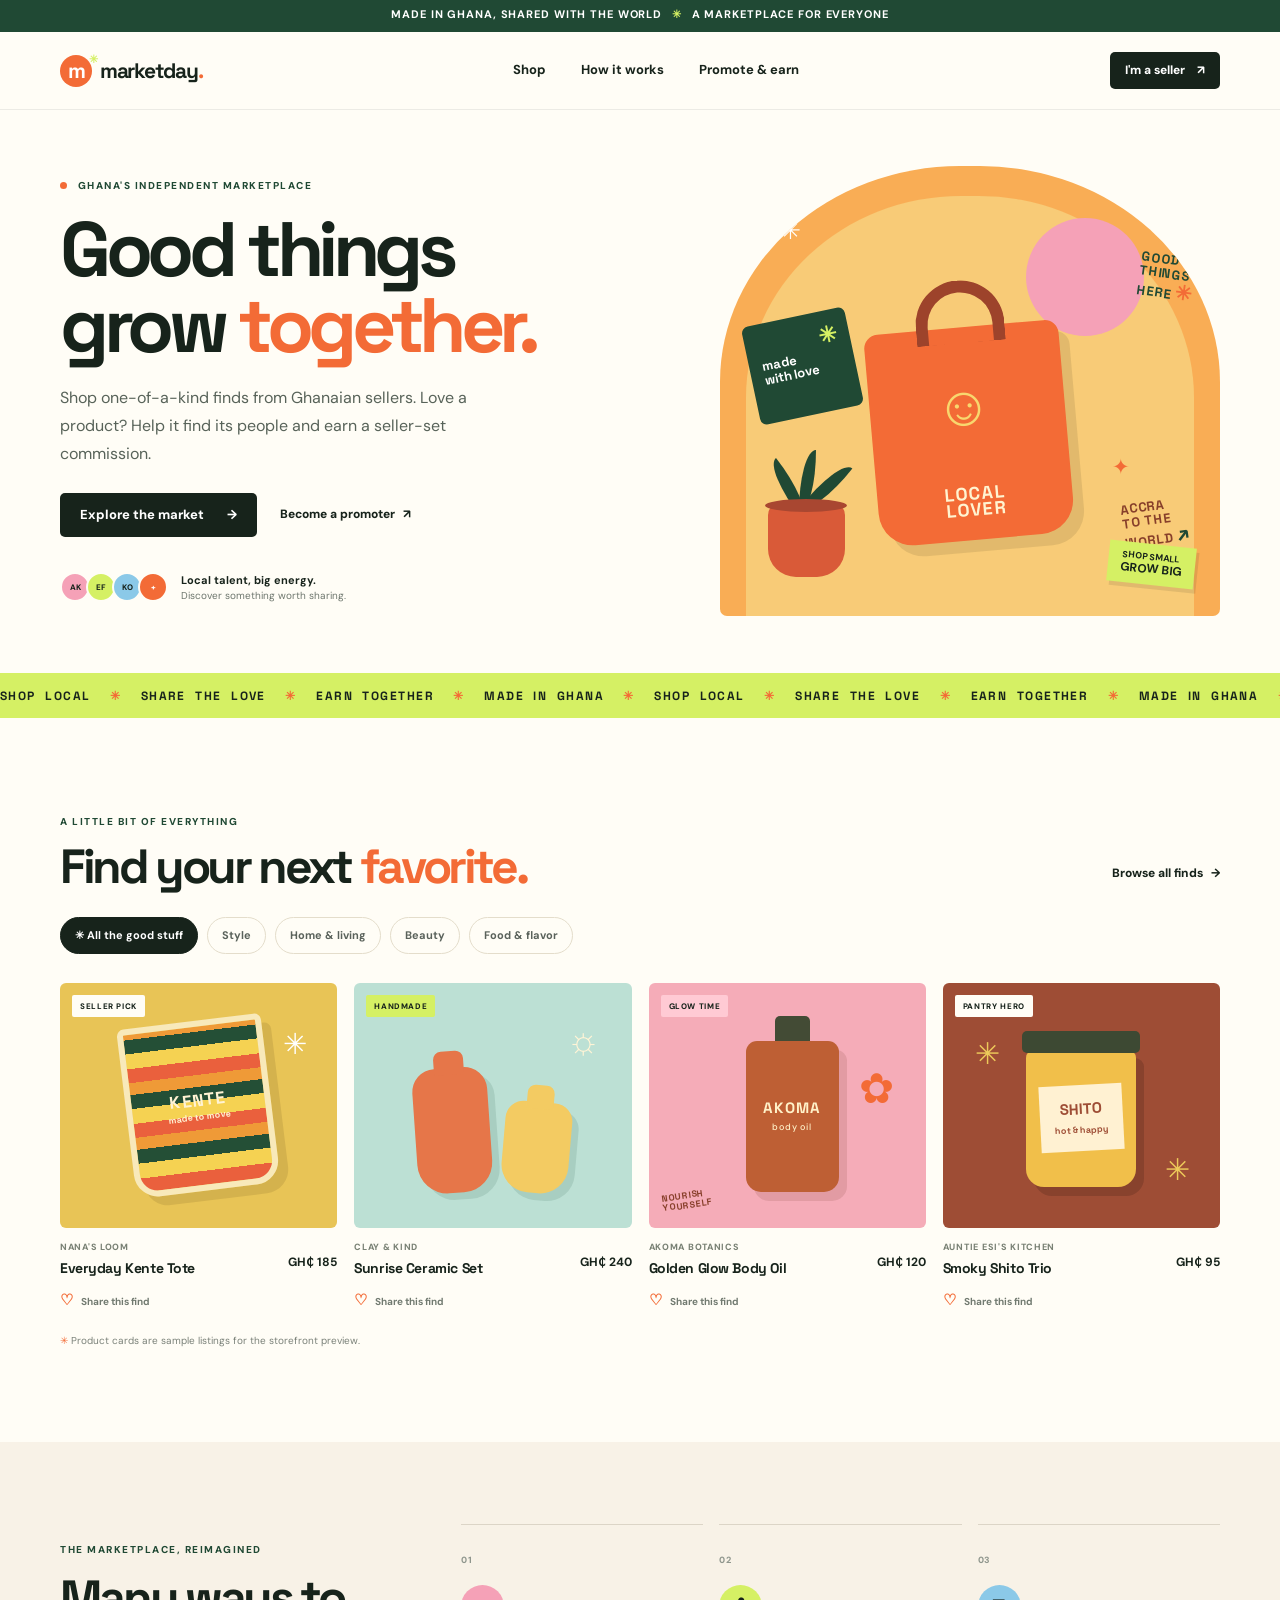
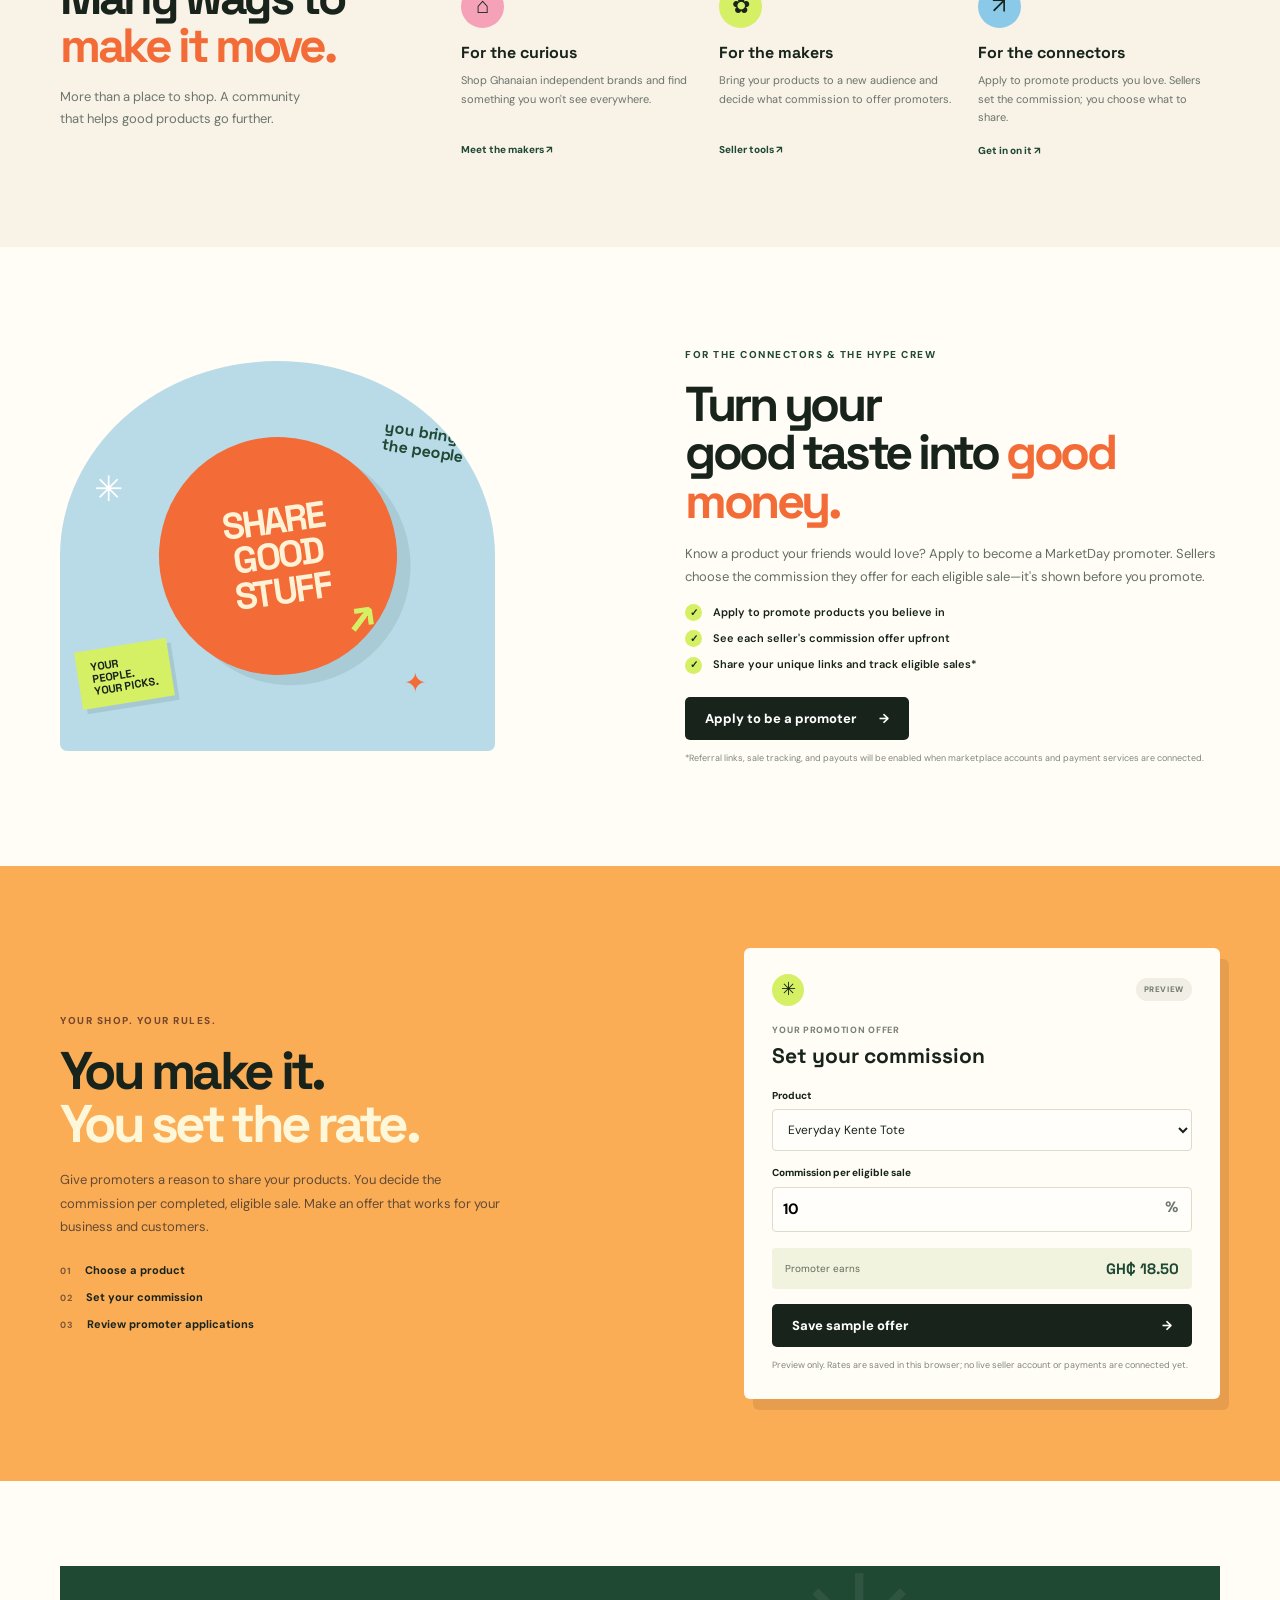
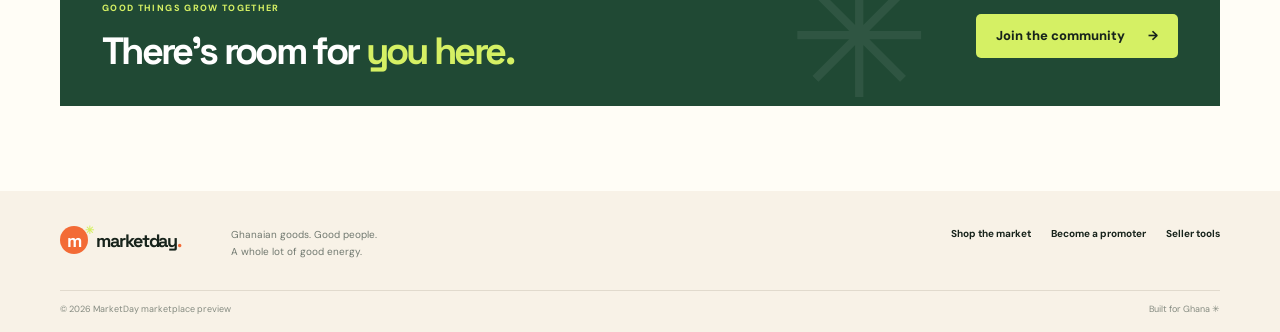
<file: index.html>
<!doctype html>
<html lang="en">
<head>
  <meta charset="utf-8">
  <meta name="viewport" content="width=device-width, initial-scale=1">
  <meta name="theme-color" content="#fbf2df">
  <meta name="description" content="Discover Ghanaian makers, shop independent brands, and earn by promoting products you love.">
  <title>MarketDay — Ghana shops, shared success</title>
  <link rel="preconnect" href="https://fonts.googleapis.com">
  <link rel="preconnect" href="https://fonts.gstatic.com" crossorigin>
  <link href="https://fonts.googleapis.com/css2?family=DM+Sans:wght@400;500;600;700;800&family=Space+Grotesk:wght@500;600;700&display=swap" rel="stylesheet">
  <link rel="stylesheet" href="styles.css">
</head>
<body>
  <div class="announcement">Made in Ghana, shared with the world <span aria-hidden="true">✳</span> A marketplace for everyone</div>
  <header class="site-header">
    <a class="brand" href="#home" aria-label="MarketDay home"><span class="brand-mark">m<span>✳</span></span><span>marketday<span class="brand-dot">.</span></span></a>
    <nav class="main-nav" aria-label="Main navigation">
      <a href="#shops">Shop</a><a href="#how-it-works">How it works</a><a href="#promoters">Promote & earn</a>
    </nav>
    <a class="button button-dark header-cta" href="#seller-tools">I'm a seller <span aria-hidden="true">↗</span></a>
  </header>

  <main id="home">
    <section class="hero page-wrap">
      <div class="hero-copy">
        <p class="eyebrow"><span class="eyebrow-dot"></span> GHANA'S INDEPENDENT MARKETPLACE</p>
        <h1>Good things<br>grow <span>together.</span></h1>
        <p class="hero-intro">Shop one-of-a-kind finds from Ghanaian sellers. Love a product? Help it find its people and earn a seller-set commission.</p>
        <div class="hero-actions"><a class="button button-dark" href="#shops">Explore the market <span aria-hidden="true">→</span></a><a class="text-link" href="#promoters">Become a promoter <span aria-hidden="true">↗</span></a></div>
        <div class="hero-proof"><div class="avatar-stack" aria-hidden="true"><span>AK</span><span>EF</span><span>KO</span><span>+</span></div><p><strong>Local talent, big energy.</strong><br>Discover something worth sharing.</p></div>
      </div>
      <div class="hero-art" aria-label="Colorful illustration of Ghanaian marketplace products">
        <div class="art-sun"></div><div class="art-note note-one">GOOD<br>THINGS<br>HERE <span>✳</span></div>
        <div class="art-card card-orange"><span class="card-spark">✳</span><span>made<br>with love</span></div>
        <div class="art-bag"><div class="bag-handle"></div><div class="bag-face">☺</div><div class="bag-label">LOCAL<br>LOVER</div></div>
        <div class="art-pot"><div class="pot-leaf leaf-a"></div><div class="pot-leaf leaf-b"></div><div class="pot-leaf leaf-c"></div><div class="pot-body"></div></div>
        <div class="art-note note-two">ACCRA<br>TO THE<br>WORLD <span>↗</span></div>
        <div class="floating-tag">SHOP SMALL<br><b>GROW BIG</b></div>
        <span class="art-star star-one">✳</span><span class="art-star star-two">✦</span>
      </div>
    </section>

    <section class="ticker" aria-label="Marketplace values"><div>SHOP LOCAL <span>✳</span> SHARE THE LOVE <span>✳</span> EARN TOGETHER <span>✳</span> MADE IN GHANA <span>✳</span> SHOP LOCAL <span>✳</span> SHARE THE LOVE <span>✳</span> EARN TOGETHER <span>✳</span> MADE IN GHANA <span>✳</span></div></section>

    <section class="market-section page-wrap" id="shops">
      <div class="section-heading"><div><p class="eyebrow">A LITTLE BIT OF EVERYTHING</p><h2>Find your next <span>favorite.</span></h2></div><a class="text-link desktop-link" href="#shops">Browse all finds <span aria-hidden="true">→</span></a></div>
      <div class="category-row" aria-label="Filter products">
        <button class="category active" data-filter="all">✳ All the good stuff</button><button class="category" data-filter="style">Style</button><button class="category" data-filter="home">Home & living</button><button class="category" data-filter="beauty">Beauty</button><button class="category" data-filter="food">Food & flavor</button>
      </div>
      <div class="product-grid" id="product-grid">
        <article class="product-card" data-category="style"><div class="product-image image-kente"><span class="product-badge">SELLER PICK</span><div class="fabric-art">KENTE<br><small>made to move</small></div><span class="image-spark">✳</span></div><div class="product-meta"><div><p class="shop-name">Nana's Loom</p><h3>Everyday Kente Tote</h3></div><strong>GH₵ 185</strong></div><button class="share-product" data-product="Everyday Kente Tote" data-seller="Nana's Loom">♡ <span>Share this find</span></button></article>
        <article class="product-card" data-category="home"><div class="product-image image-ceramic"><span class="product-badge badge-lime">HANDMADE</span><div class="vase vase-one"></div><div class="vase vase-two"></div><span class="ceramic-sun">☼</span></div><div class="product-meta"><div><p class="shop-name">Clay & Kind</p><h3>Sunrise Ceramic Set</h3></div><strong>GH₵ 240</strong></div><button class="share-product" data-product="Sunrise Ceramic Set" data-seller="Clay & Kind">♡ <span>Share this find</span></button></article>
        <article class="product-card" data-category="beauty"><div class="product-image image-body"><span class="product-badge badge-pink">GLOW TIME</span><div class="bottle"><span>AKOMA<br><small>body oil</small></span></div><div class="body-flower">✿</div><span class="body-copy">NOURISH<br>YOURSELF</span></div><div class="product-meta"><div><p class="shop-name">Akoma Botanics</p><h3>Golden Glow Body Oil</h3></div><strong>GH₵ 120</strong></div><button class="share-product" data-product="Golden Glow Body Oil" data-seller="Akoma Botanics">♡ <span>Share this find</span></button></article>
        <article class="product-card" data-category="food"><div class="product-image image-spice"><span class="product-badge">PANTRY HERO</span><div class="spice-jar"><div class="jar-lid"></div><div class="jar-label">SHITO<br><small>hot & happy</small></div></div><span class="pepper pepper-one">✳</span><span class="pepper pepper-two">✳</span></div><div class="product-meta"><div><p class="shop-name">Auntie Esi's Kitchen</p><h3>Smoky Shito Trio</h3></div><strong>GH₵ 95</strong></div><button class="share-product" data-product="Smoky Shito Trio" data-seller="Auntie Esi's Kitchen">♡ <span>Share this find</span></button></article>
      </div>
      <p class="demo-note"><span>✳</span> Product cards are sample listings for the storefront preview.</p>
    </section>

    <section class="how-section" id="how-it-works"><div class="page-wrap how-inner"><div class="how-heading"><p class="eyebrow">THE MARKETPLACE, REIMAGINED</p><h2>Many ways to<br><span>make it move.</span></h2><p>More than a place to shop. A community that helps good products go further.</p></div><div class="steps"><article><span class="step-number">01</span><div class="step-icon icon-shop">⌂</div><h3>For the curious</h3><p>Shop Ghanaian independent brands and find something you won't see everywhere.</p><a href="#shops">Meet the makers ↗</a></article><article><span class="step-number">02</span><div class="step-icon icon-seller">✿</div><h3>For the makers</h3><p>Bring your products to a new audience and decide what commission to offer promoters.</p><a href="#seller-tools">Seller tools ↗</a></article><article><span class="step-number">03</span><div class="step-icon icon-promote">↗</div><h3>For the connectors</h3><p>Apply to promote products you love. Sellers set the commission; you choose what to share.</p><a href="#promoters">Get in on it ↗</a></article></div></div></section>

    <section class="promoter-section page-wrap" id="promoters">
      <div class="promoter-visual"><div class="promo-circle"><span>SHARE<br>GOOD<br>STUFF</span><b>↗</b></div><div class="promo-scribble">you bring<br>the people</div><span class="promo-spark">✳</span><span class="promo-star">✦</span><div class="promo-sticker">YOUR<br>PEOPLE.<br>YOUR PICKS.</div></div>
      <div class="promoter-copy"><p class="eyebrow">FOR THE CONNECTORS & THE HYPE CREW</p><h2>Turn your<br>good taste into <span>good money.</span></h2><p>Know a product your friends would love? Apply to become a MarketDay promoter. Sellers choose the commission they offer for each eligible sale—it's shown before you promote.</p><ul class="check-list"><li><span>✓</span> Apply to promote products you believe in</li><li><span>✓</span> See each seller's commission offer upfront</li><li><span>✓</span> Share your unique links and track eligible sales*</li></ul><button class="button button-dark" id="open-application">Apply to be a promoter <span aria-hidden="true">→</span></button><p class="fine-print">*Referral links, sale tracking, and payouts will be enabled when marketplace accounts and payment services are connected.</p></div>
    </section>

    <section class="seller-section" id="seller-tools"><div class="page-wrap seller-inner"><div class="seller-copy"><p class="eyebrow">YOUR SHOP. YOUR RULES.</p><h2>You make it.<br><span>You set the rate.</span></h2><p>Give promoters a reason to share your products. You decide the commission per completed, eligible sale. Make an offer that works for your business and customers.</p><div class="seller-points"><span>01 <b>Choose a product</b></span><span>02 <b>Set your commission</b></span><span>03 <b>Review promoter applications</b></span></div></div><div class="commission-card"><div class="commission-top"><span class="commission-icon">✳</span><span class="demo-pill">PREVIEW</span></div><p class="shop-name">YOUR PROMOTION OFFER</p><h3>Set your commission</h3><label for="commission-product">Product</label><select id="commission-product"><option>Everyday Kente Tote</option><option>Sunrise Ceramic Set</option><option>Golden Glow Body Oil</option><option>Smoky Shito Trio</option></select><label for="commission-rate">Commission per eligible sale</label><div class="rate-input"><input id="commission-rate" type="number" min="1" max="80" value="10" aria-label="Commission percentage"><span>%</span></div><div class="rate-summary"><span>Promoter earns</span><strong id="commission-summary">GH₵ 18.50</strong></div><button class="button button-dark save-offer" id="save-offer">Save sample offer <span aria-hidden="true">→</span></button><p class="fine-print">Preview only. Rates are saved in this browser; no live seller account or payments are connected yet.</p></div></div></section>

    <section class="community-cta page-wrap"><div><p class="eyebrow">GOOD THINGS GROW TOGETHER</p><h2>There's room for <span>you here.</span></h2></div><a class="button button-light" href="#promoters">Join the community <span aria-hidden="true">→</span></a><span class="cta-spark">✳</span></section>
  </main>

  <footer class="site-footer"><div class="footer-main"><a class="brand footer-brand" href="#home"><span class="brand-mark">m<span>✳</span></span><span>marketday<span class="brand-dot">.</span></span></a><p>Ghanaian goods. Good people.<br>A whole lot of good energy.</p><div class="footer-links"><a href="#shops">Shop the market</a><a href="#promoters">Become a promoter</a><a href="#seller-tools">Seller tools</a></div></div><div class="footer-bottom"><span>© 2026 MarketDay marketplace preview</span><span>Built for Ghana ✳</span></div></footer>

  <dialog id="application-dialog" class="application-dialog" aria-labelledby="application-title"><button class="dialog-close" id="close-application" aria-label="Close application">×</button><p class="eyebrow">COME HELP GOOD THINGS GROW</p><h2 id="application-title">Promoter application</h2><p class="dialog-intro">Tell us a little about yourself and how you like to share great finds.</p><form id="application-form"><label for="app-name">Your name</label><input id="app-name" name="name" autocomplete="name" required maxlength="80" placeholder="e.g. Ama Mensah"><label for="app-email">Email address</label><input id="app-email" name="email" type="email" autocomplete="email" required maxlength="120" placeholder="you@example.com"><label for="app-channel">Where do you share recommendations?</label><select id="app-channel" name="channel" required><option value="">Choose a channel</option><option>Instagram</option><option>TikTok</option><option>WhatsApp</option><option>YouTube</option><option>Blog or website</option><option>Community / in person</option><option>Other</option></select><label for="app-why">What kinds of products would you love to promote?</label><textarea id="app-why" name="why" rows="3" required maxlength="500" placeholder="Tell us what you enjoy sharing…"></textarea><p class="form-privacy">This preview stores your application in this browser only. It is not sent to MarketDay until a secure backend is connected.</p><button class="button button-dark form-submit" type="submit">Save application preview <span aria-hidden="true">→</span></button><p class="form-message" id="form-message" role="status" aria-live="polite"></p></form></dialog>
  <div class="toast" id="toast" role="status" aria-live="polite"></div>
  <script src="script.js"></script>
</body>
</html>
</file>
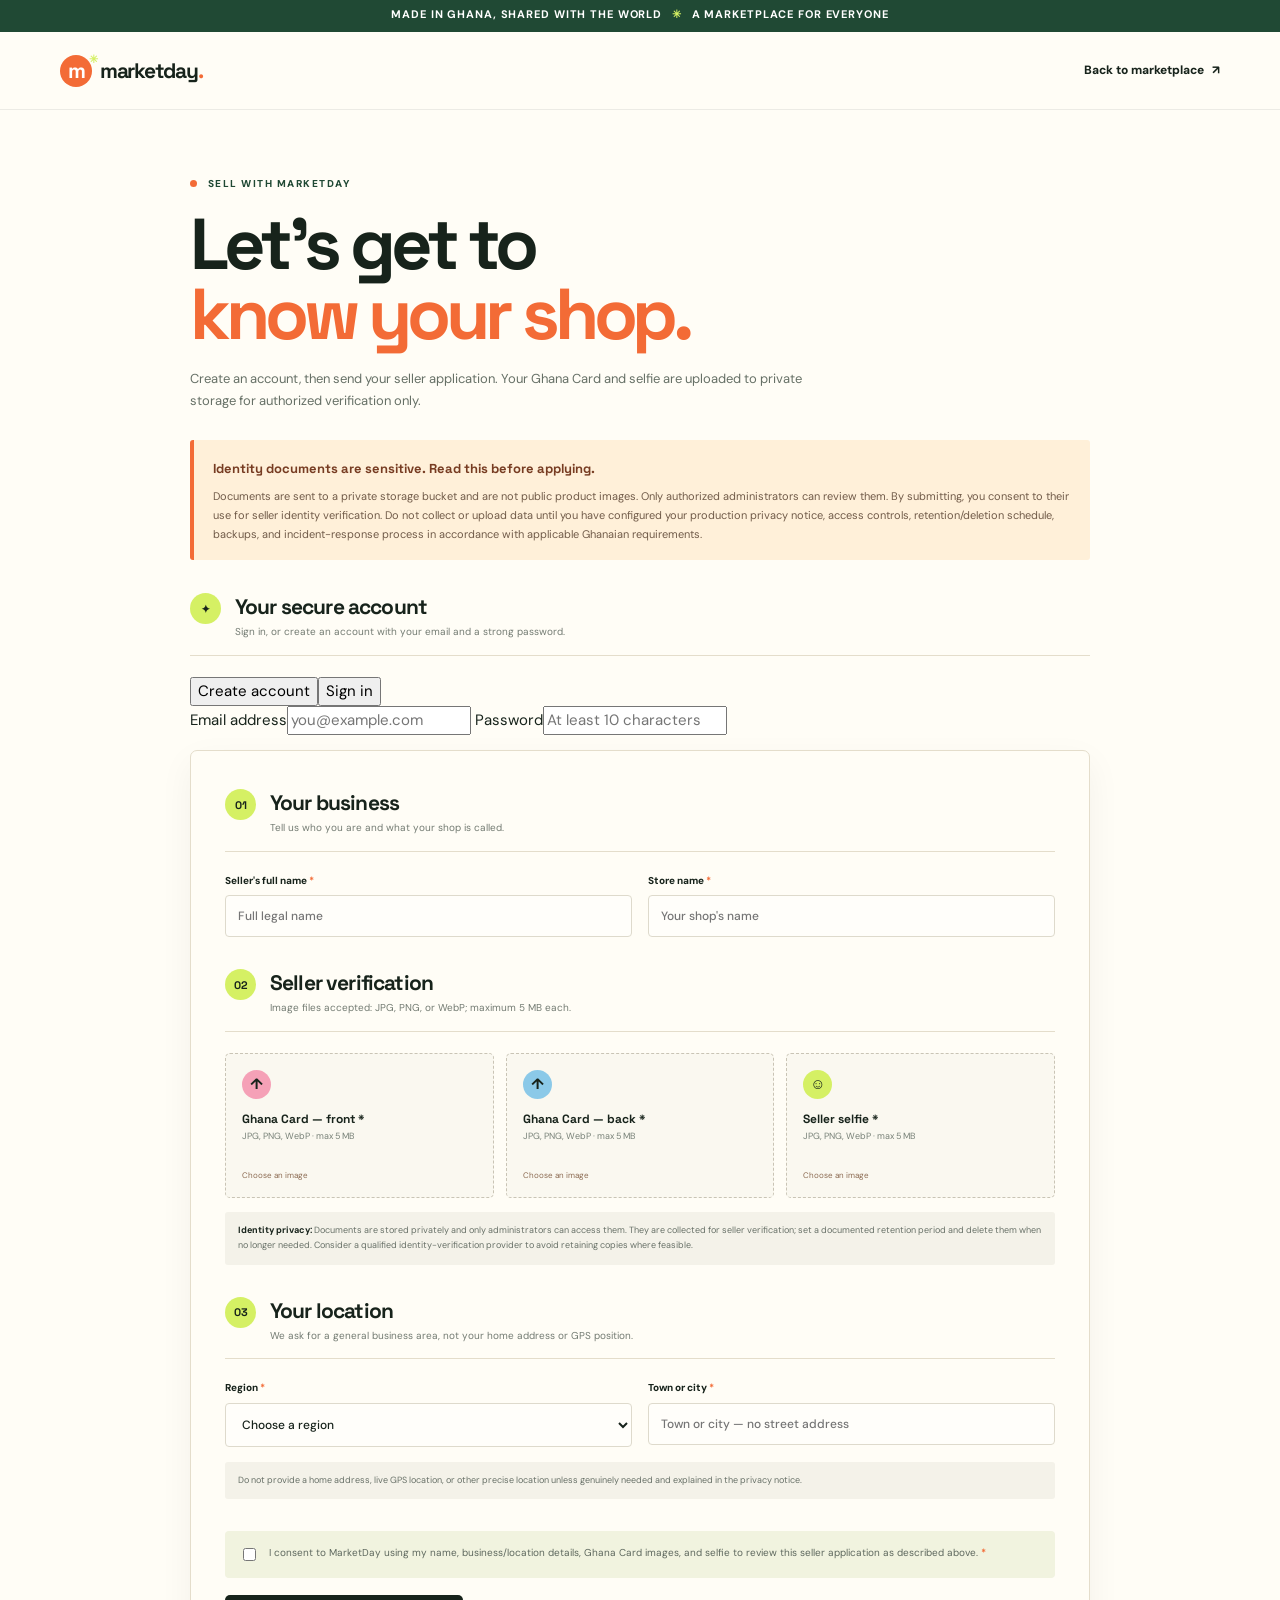
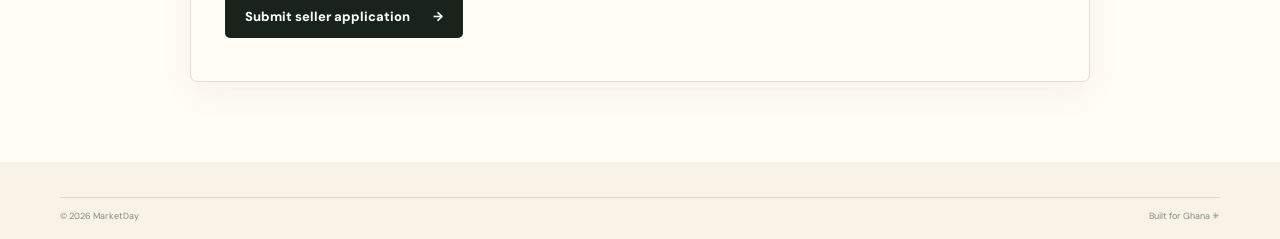
<file: seller-application.html>
<!doctype html>
<html lang="en">
<head>
  <meta charset="utf-8">
  <meta name="viewport" content="width=device-width, initial-scale=1">
  <meta name="theme-color" content="#fbf2df">
  <meta name="description" content="Apply to sell on MarketDay Ghana.">
  <title>Apply as a seller — MarketDay</title>
  <link rel="preconnect" href="https://fonts.googleapis.com">
  <link rel="preconnect" href="https://fonts.gstatic.com" crossorigin>
  <link href="https://fonts.googleapis.com/css2?family=DM+Sans:wght@400;500;600;700;800&family=Space+Grotesk:wght@500;600;700&display=swap" rel="stylesheet">
  <link rel="stylesheet" href="styles.css">
  <link rel="stylesheet" href="seller-application.css">
</head>
<body>
  <div class="announcement">Made in Ghana, shared with the world <span aria-hidden="true">✳</span> A marketplace for everyone</div>
  <header class="site-header">
    <a class="brand" href="index.html" aria-label="MarketDay home"><span class="brand-mark">m<span>✳</span></span><span>marketday<span class="brand-dot">.</span></span></a>
    <a class="text-link" href="index.html#seller-tools">Back to marketplace <span aria-hidden="true">↗</span></a>
  </header>
  <main class="seller-apply page-wrap">
    <div class="seller-apply-heading">
      <p class="eyebrow"><span class="eyebrow-dot"></span> SELL WITH MARKETDAY</p>
      <h1>Let's get to<br><span>know your shop.</span></h1>
      <p>Create an account, then send your seller application. Your Ghana Card and selfie are uploaded to private storage for authorized verification only.</p>
    </div>
    <aside class="privacy-warning" role="note">
      <strong>Identity documents are sensitive. Read this before applying.</strong>
      <p>Documents are sent to a private storage bucket and are not public product images. Only authorized administrators can review them. By submitting, you consent to their use for seller identity verification. Do not collect or upload data until you have configured your production privacy notice, access controls, retention/deletion schedule, backups, and incident-response process in accordance with applicable Ghanaian requirements.</p>
    </aside>
    <section class="account-panel" aria-labelledby="account-title">
      <div class="form-section-title"><span>✦</span><div><h2 id="account-title">Your secure account</h2><p>Sign in, or create an account with your email and a strong password.</p></div></div>
      <div class="account-mode" role="group" aria-label="Account action"><button type="button" class="mode-button active" data-mode="signup">Create account</button><button type="button" class="mode-button" data-mode="signin">Sign in</button></div>
      <label class="account-label" for="account-email">Email address<input id="account-email" type="email" autocomplete="email" required maxlength="254" placeholder="you@example.com"></label>
      <label class="account-label" for="account-password">Password<input id="account-password" type="password" autocomplete="new-password" required minlength="10" maxlength="128" placeholder="At least 10 characters"></label>
      <p class="account-status" id="account-status" role="status" aria-live="polite"></p>
    </section>
    <form class="seller-form" id="seller-application-form">
      <div class="form-section-title"><span>01</span><div><h2>Your business</h2><p>Tell us who you are and what your shop is called.</p></div></div>
      <div class="form-fields two-columns">
        <label for="seller-full-name">Seller's full name <span>*</span><input id="seller-full-name" name="fullName" required maxlength="120" autocomplete="name" placeholder="Full legal name"></label>
        <label for="seller-store-name">Store name <span>*</span><input id="seller-store-name" name="storeName" required maxlength="100" placeholder="Your shop's name"></label>
      </div>
      <div class="form-section-title"><span>02</span><div><h2>Seller verification</h2><p>Image files accepted: JPG, PNG, or WebP; maximum 5 MB each.</p></div></div>
      <div class="document-grid">
        <label class="upload-field" for="ghana-card-front"><span class="upload-icon">↑</span><strong>Ghana Card — front <span>*</span></strong><small>JPG, PNG, WebP · max 5 MB</small><input type="file" id="ghana-card-front" name="ghanaCardFront" accept="image/jpeg,image/png,image/webp" required><span class="upload-state" data-file-status="ghana-card-front">Choose an image</span></label>
        <label class="upload-field" for="ghana-card-back"><span class="upload-icon">↑</span><strong>Ghana Card — back <span>*</span></strong><small>JPG, PNG, WebP · max 5 MB</small><input type="file" id="ghana-card-back" name="ghanaCardBack" accept="image/jpeg,image/png,image/webp" required><span class="upload-state" data-file-status="ghana-card-back">Choose an image</span></label>
        <label class="upload-field" for="seller-selfie"><span class="upload-icon">☺</span><strong>Seller selfie <span>*</span></strong><small>JPG, PNG, WebP · max 5 MB</small><input type="file" id="seller-selfie" name="selfie" accept="image/jpeg,image/png,image/webp" required><span class="upload-state" data-file-status="seller-selfie">Choose an image</span></label>
      </div>
      <p class="data-minimization"><strong>Identity privacy:</strong> Documents are stored privately and only administrators can access them. They are collected for seller verification; set a documented retention period and delete them when no longer needed. Consider a qualified identity-verification provider to avoid retaining copies where feasible.</p>
      <div class="form-section-title location-title"><span>03</span><div><h2>Your location</h2><p>We ask for a general business area, not your home address or GPS position.</p></div></div>
      <div class="form-fields two-columns">
        <label for="seller-region">Region <span>*</span><select id="seller-region" name="region" required><option value="">Choose a region</option><option>Ahafo</option><option>Ashanti</option><option>Bono</option><option>Bono East</option><option>Central</option><option>Eastern</option><option>Greater Accra</option><option>North East</option><option>Northern</option><option>Oti</option><option>Savannah</option><option>Upper East</option><option>Upper West</option><option>Volta</option><option>Western</option><option>Western North</option></select></label>
        <label for="seller-town">Town or city <span>*</span><input id="seller-town" name="town" required maxlength="100" autocomplete="address-level2" placeholder="Town or city — no street address"></label>
      </div>
      <p class="location-note">Do not provide a home address, live GPS location, or other precise location unless genuinely needed and explained in the privacy notice.</p>
      <label class="consent-row"><input type="checkbox" id="seller-consent" name="consent" required><span>I consent to MarketDay using my name, business/location details, Ghana Card images, and selfie to review this seller application as described above. <b>*</b></span></label>
      <button class="button button-dark seller-submit" id="seller-submit" type="submit">Submit seller application <span aria-hidden="true">→</span></button>
      <p class="seller-form-status" id="seller-form-status" role="status" aria-live="polite"></p>
    </form>
  </main>
  <footer class="site-footer seller-apply-footer"><div class="footer-bottom"><span>© 2026 MarketDay</span><span>Built for Ghana ✳</span></div></footer>
  <script src="supabase-config.js"></script>
  <script type="module" src="seller-application.js"></script>
</body>
</html>
</file>
<file: styles.css>
@import url('https://fonts.googleapis.com/css2?family=DM+Sans:wght@400;500;600;700;800&family=Space+Grotesk:wght@500;600;700&display=swap');
:root{--ink:#17231b;--cream:#fbf2df;--paper:#fffdf6;--orange:#f36b36;--lime:#d5f064;--pink:#f5a1b7;--blue:#8bc9e8;--green:#204934;--muted:#6d766d;--line:#e4ddcb;--heading:'Space Grotesk',sans-serif;--body:'DM Sans',sans-serif}*{box-sizing:border-box}html{scroll-behavior:smooth;scroll-padding-top:90px}body{margin:0;background:var(--paper);color:var(--ink);font-family:var(--body);font-size:15px;line-height:1.55}button,input,select,textarea{font:inherit}button,a{-webkit-tap-highlight-color:transparent}a{color:inherit;text-decoration:none}.page-wrap{width:min(1160px,calc(100% - 64px));margin-inline:auto}.announcement{min-height:32px;background:var(--green);color:white;text-align:center;padding:6px 16px;font-size:11px;letter-spacing:.08em;font-weight:700;text-transform:uppercase}.announcement span{color:var(--lime);padding:0 6px}.site-header{height:78px;padding:0 max(calc((100vw - 1160px)/2),32px);display:flex;align-items:center;justify-content:space-between;background:var(--paper);position:sticky;top:0;z-index:5;border-bottom:1px solid rgba(23,35,27,.08)}.brand{font:700 21px var(--heading);display:inline-flex;align-items:center;gap:8px;letter-spacing:-.06em}.brand-mark{background:var(--orange);color:white;border-radius:50%;width:32px;height:32px;display:grid;place-items:center;font:700 21px var(--heading);letter-spacing:-.1em;position:relative}.brand-mark span{font-size:11px;color:var(--lime);position:absolute;right:-4px;top:-3px}.brand-dot{color:var(--orange)}.main-nav{display:flex;gap:35px;font-size:13px;font-weight:700}.main-nav a:hover,.text-link:hover,.footer-links a:hover{color:var(--orange)}.button{border:0;border-radius:5px;padding:14px 20px;display:inline-flex;align-items:center;justify-content:center;gap:23px;font-size:13px;line-height:1.2;font-weight:800;cursor:pointer;transition:transform .2s,background .2s}.button:hover{transform:translateY(-2px)}.button-dark{background:var(--ink);color:white}.button-dark:hover{background:var(--green)}.button-light{background:var(--lime);color:var(--ink)}.header-cta{padding:11px 15px;gap:12px;font-size:12px}.hero{min-height:560px;display:grid;grid-template-columns:1fr .92fr;align-items:center;gap:25px;padding-top:48px;padding-bottom:50px}.hero-copy{padding:20px 0}.eyebrow{font-size:10px;font-weight:800;letter-spacing:.15em;margin:0 0 17px;color:var(--green)}.eyebrow-dot{display:inline-block;width:7px;height:7px;border-radius:50%;background:var(--orange);margin-right:7px}.hero h1,.section-heading h2,.how-heading h2,.promoter-copy h2,.seller-copy h2,.community-cta h2{font:700 clamp(46px,6.2vw,77px)/.99 var(--heading);letter-spacing:-.07em;margin:0}.hero h1 span,.section-heading h2 span,.how-heading h2 span,.promoter-copy h2 span,.seller-copy h2 span,.community-cta h2 span{color:var(--orange)}.hero-intro{max-width:440px;color:#586359;font-size:16px;line-height:1.75;margin:21px 0 25px}.hero-actions{display:flex;align-items:center;gap:23px}.text-link{font-size:12px;font-weight:800;display:inline-flex;align-items:center;gap:8px}.hero-proof{display:flex;align-items:center;gap:13px;margin-top:35px}.avatar-stack{display:flex;padding-left:4px}.avatar-stack span{width:30px;height:30px;margin-left:-4px;border:2px solid var(--paper);border-radius:50%;background:var(--pink);display:grid;place-items:center;font-size:8px;font-weight:800}.avatar-stack span:nth-child(2){background:var(--lime)}.avatar-stack span:nth-child(3){background:var(--blue)}.avatar-stack span:nth-child(4){background:var(--orange);color:white}.hero-proof p{font-size:10px;line-height:1.5;color:var(--muted);margin:0}.hero-proof strong{color:var(--ink);font-size:11px}.hero-art{height:450px;max-width:500px;width:100%;margin-left:auto;background:#f9ad55;position:relative;overflow:hidden;border-radius:48% 48% 7px 7px;isolation:isolate}.hero-art:before{content:'';position:absolute;inset:30px 26px 0;background:#f8cb77;border-radius:48% 48% 0 0}.art-sun{position:absolute;width:118px;height:118px;border-radius:50%;background:var(--pink);top:52px;right:76px}.art-bag{position:absolute;z-index:2;width:195px;height:213px;background:var(--orange);left:calc(50% - 98px);top:161px;border-radius:14px 14px 34px 34px;transform:rotate(-5deg);box-shadow:10px 12px 0 rgba(68,62,29,.12)}.bag-handle{position:absolute;width:89px;height:63px;border:12px solid #9d432b;border-bottom:0;border-radius:50px 50px 0 0;left:53px;top:-47px}.bag-face{position:absolute;color:#f8d76e;font-size:56px;font-weight:bold;top:36px;left:65px}.bag-label{position:absolute;bottom:22px;left:0;right:0;text-align:center;font:700 18px/.9 var(--heading);letter-spacing:.07em;color:#fff4d1}.art-card{position:absolute;z-index:3;top:150px;left:30px;width:105px;height:100px;background:var(--green);border-radius:7px;transform:rotate(-12deg);color:white;padding:13px;font:700 13px/1.05 var(--heading)}.card-spark{display:block;color:var(--lime);font-size:22px;text-align:right}.art-pot{position:absolute;z-index:3;bottom:39px;left:34px;width:105px;height:130px}.pot-body{position:absolute;bottom:0;left:14px;width:77px;height:74px;background:#d95a38;border-radius:12px 12px 28px 28px}.pot-body:before{content:'';position:absolute;width:82px;height:13px;border-radius:50%;background:#a94731;top:-4px;left:-3px}.pot-leaf{position:absolute;width:17px;height:62px;background:var(--green);border-radius:100% 0 100% 0;bottom:65px;left:45px;transform-origin:bottom}.leaf-a{transform:rotate(-38deg)}.leaf-b{transform:rotate(0)}.leaf-c{transform:rotate(38deg)}.art-note{position:absolute;z-index:3;font:700 13px/1.08 var(--heading);letter-spacing:.06em;color:var(--green)}.note-one{right:25px;top:87px;transform:rotate(8deg)}.note-one span{font-size:20px;color:var(--orange)}.note-two{right:32px;bottom:67px;transform:rotate(-8deg);color:#873f2a}.note-two span{font-size:20px;color:var(--green)}.floating-tag{position:absolute;z-index:4;right:25px;bottom:30px;background:var(--lime);padding:9px 13px;font-size:9px;font-weight:700;line-height:1.1;transform:rotate(6deg);box-shadow:3px 4px 0 rgba(23,35,27,.1)}.floating-tag b{font-size:12px}.art-star{position:absolute;color:white;z-index:3}.star-one{font-size:25px;top:46px;left:60px}.star-two{font-size:21px;right:90px;bottom:132px;color:var(--orange)}.ticker{overflow:hidden;background:var(--lime);height:45px;display:flex;align-items:center;white-space:nowrap}.ticker div{font:700 12px var(--heading);letter-spacing:.12em;word-spacing:5px;animation:marquee 35s linear infinite}.ticker span{color:var(--orange);padding:0 10px}@keyframes marquee{to{transform:translateX(-30%)}}.market-section{padding-top:96px;padding-bottom:93px}.section-heading{display:flex;align-items:end;justify-content:space-between}.section-heading h2{font-size:48px}.section-heading .eyebrow{margin-bottom:13px}.desktop-link{margin-bottom:7px}.category-row{display:flex;gap:9px;overflow-x:auto;margin:27px 0 24px;padding-bottom:5px}.category{white-space:nowrap;border:1px solid var(--line);border-radius:30px;background:transparent;padding:9px 14px;font-size:11px;font-weight:700;color:#5a625b;cursor:pointer}.category.active,.category:hover{background:var(--ink);color:white;border-color:var(--ink)}.product-grid{display:grid;grid-template-columns:repeat(4,1fr);gap:17px}.product-card{min-width:0}.product-image{height:245px;border-radius:6px;position:relative;overflow:hidden;display:flex;align-items:center;justify-content:center}.image-kente{background:#e8c456}.product-badge{position:absolute;z-index:1;top:12px;left:12px;padding:5px 8px;background:var(--paper);font-size:8px;font-weight:800;letter-spacing:.08em;border-radius:2px}.badge-lime{background:var(--lime)}.badge-pink{background:#ffcad4}.fabric-art{height:170px;width:145px;background:repeating-linear-gradient(0deg,#ea603d 0 14px,#f5d252 14px 29px,#244f36 29px 43px,#ef9a37 43px 55px);border:6px solid #f8e9ba;border-radius:7px 7px 24px 24px;box-shadow:9px 10px 0 rgba(79,55,17,.13);display:grid;place-content:center;text-align:center;font:700 17px var(--heading);color:#fff3d4;transform:rotate(-7deg);letter-spacing:.08em}.fabric-art small{font-size:9px;letter-spacing:0}.image-spark{position:absolute;right:30px;top:39px;color:#fff;font-size:29px}.image-ceramic{background:#bce0d4;gap:13px;align-items:end;padding-bottom:35px}.vase{position:relative;background:#e67649;box-shadow:7px 7px 0 rgba(28,78,59,.12)}.vase:before{content:'';position:absolute;top:-17px;left:30%;width:40%;height:24px;background:inherit;border-radius:8px 8px 0 0}.vase-one{width:75px;height:125px;border-radius:23px 23px 30px 30px;transform:rotate(-4deg)}.vase-two{width:67px;height:91px;border-radius:18px 18px 28px 28px;background:#f3cb62;transform:rotate(5deg)}.ceramic-sun{position:absolute;top:29px;right:31px;color:#fff4d6;font-size:37px}.image-body{background:#f5acb8}.bottle{width:93px;height:151px;background:#be5f34;border-radius:11px 11px 15px 15px;position:absolute;left:35%;top:58px;box-shadow:8px 9px 0 rgba(109,49,38,.14);display:grid;place-items:center}.bottle:before{content:'';position:absolute;width:35px;height:25px;top:-25px;left:29px;background:#434b35;border-radius:5px 5px 0 0}.bottle span{text-align:center;color:#fff1c8;font:700 15px/1.1 var(--heading);letter-spacing:.07em}.bottle small{font:500 9px var(--body);letter-spacing:.1em}.body-flower{position:absolute;right:32px;top:73px;font-size:42px;color:var(--orange)}.body-copy{position:absolute;left:13px;bottom:17px;font:700 9px/1.1 var(--heading);letter-spacing:.09em;color:#873f2a;transform:rotate(-8deg)}.image-spice{background:#9e4d35}.spice-jar{position:relative;width:110px;height:138px;background:#f1bf4a;border-radius:9px 9px 18px 18px;box-shadow:8px 9px 0 rgba(48,24,17,.2);display:grid;place-items:center;margin-top:25px}.jar-lid{position:absolute;top:-18px;width:118px;height:22px;background:#3d4933;border-radius:5px}.jar-label{background:#fff1d2;width:83px;text-align:center;padding:14px 4px;color:#9e4d35;font:700 15px var(--heading);transform:rotate(-3deg)}.jar-label small{font-size:9px}.pepper{position:absolute;color:#edca5a;font-size:30px}.pepper-one{left:32px;top:48px}.pepper-two{right:30px;bottom:35px}.product-meta{display:flex;justify-content:space-between;gap:8px;align-items:start;padding:13px 0 8px}.shop-name{font-size:9px;letter-spacing:.08em;text-transform:uppercase;font-weight:800;color:#798174;margin:0 0 4px}.product-meta h3{font:700 14px var(--heading);margin:0;letter-spacing:-.03em}.product-meta>strong{font-size:12px;white-space:nowrap;padding-top:12px}.share-product{background:transparent;border:0;padding:4px 0;color:var(--orange);font-size:15px;font-weight:700;cursor:pointer}.share-product span{color:#717a70;font-size:10px;font-weight:700;margin-left:4px}.demo-note{font-size:10px;color:#7a8179;margin:17px 0 0}.demo-note span{color:var(--orange)}.how-section{background:#f8f2e7;padding:82px 0 86px}.how-inner{display:grid;grid-template-columns:.75fr 1.7fr;gap:66px;align-items:center}.how-heading h2{font-size:48px}.how-heading>p:last-child{font-size:13px;color:var(--muted);max-width:260px;line-height:1.7;margin-top:17px}.steps{display:grid;grid-template-columns:repeat(3,1fr);gap:16px}.steps article{position:relative;border-top:1px solid #dcd5c7;padding:22px 10px 0 0}.step-number{font-size:9px;color:#8f968d;font-weight:800;letter-spacing:.08em}.step-icon{width:43px;height:43px;border-radius:50%;display:grid;place-items:center;margin:15px 0 14px;font-size:22px}.icon-shop{background:var(--pink)}.icon-seller{background:var(--lime)}.icon-promote{background:var(--blue)}.steps h3{font:700 16px var(--heading);margin:0 0 8px}.steps p{font-size:11px;color:#6b746b;line-height:1.7;min-height:55px;margin:0 0 11px}.steps a{font-size:10px;font-weight:800;color:var(--green)}.promoter-section{display:grid;grid-template-columns:1fr 1fr;gap:90px;align-items:center;padding-top:100px;padding-bottom:100px}.promoter-visual{height:390px;background:#b9dbe8;position:relative;overflow:hidden;border-radius:50% 50% 7px 7px;max-width:435px;width:100%;display:grid;place-items:center}.promo-circle{width:238px;height:238px;background:var(--orange);border-radius:50%;display:grid;place-items:center;text-align:center;color:#fff2d6;font:700 37px/.95 var(--heading);letter-spacing:-.06em;transform:rotate(-8deg);box-shadow:12px 12px 0 rgba(27,65,57,.1)}.promo-circle b{position:absolute;color:var(--lime);font-size:45px;right:32px;bottom:27px}.promo-scribble{position:absolute;z-index:1;right:30px;top:63px;color:var(--green);font:700 16px/1.1 var(--heading);transform:rotate(9deg)}.promo-spark{position:absolute;left:34px;top:101px;font-size:35px;color:white}.promo-star{position:absolute;right:68px;bottom:48px;color:var(--orange);font-size:27px}.promo-sticker{position:absolute;left:18px;bottom:48px;background:var(--lime);padding:11px 14px;font:700 11px/1.1 var(--heading);transform:rotate(-9deg);box-shadow:4px 5px 0 rgba(27,65,57,.12)}.promoter-copy h2{font-size:49px}.promoter-copy>p:not(.eyebrow):not(.fine-print){color:#646e65;line-height:1.75;font-size:13px;margin:18px 0 15px}.check-list{list-style:none;padding:0;margin:0 0 23px}.check-list li{font-size:11px;font-weight:600;margin:9px 0}.check-list li span{display:inline-grid;place-items:center;width:17px;height:17px;margin-right:8px;background:var(--lime);border-radius:50%;font-size:10px}.fine-print{font-size:9px;color:#81877e;line-height:1.6;margin:11px 0 0}.seller-section{background:#fbad56;padding:82px 0}.seller-inner{display:grid;grid-template-columns:1fr .8fr;gap:90px;align-items:center}.seller-copy .eyebrow{color:#75472d}.seller-copy h2{font-size:53px}.seller-copy h2 span{color:#fff7d9}.seller-copy>p:not(.eyebrow){color:#624a35;font-size:13px;line-height:1.8;max-width:440px;margin:18px 0 24px}.seller-points{display:flex;flex-direction:column;gap:10px}.seller-points span{font-size:9px;letter-spacing:.1em;font-weight:700;color:#7b5737}.seller-points b{font-size:11px;letter-spacing:0;color:var(--ink);margin-left:10px}.commission-card{background:var(--paper);padding:26px 28px;border-radius:6px;box-shadow:9px 11px 0 rgba(85,55,24,.13)}.commission-top{display:flex;justify-content:space-between;align-items:center;margin-bottom:18px}.commission-icon{width:32px;height:32px;display:grid;place-items:center;background:var(--lime);border-radius:50%;font-size:18px}.demo-pill{font-size:8px;font-weight:800;letter-spacing:.08em;color:#727a70;background:#f1eee5;padding:5px 8px;border-radius:20px}.commission-card h3{font:700 21px var(--heading);margin:0 0 19px}.commission-card label,.application-dialog label{display:block;font-size:10px;font-weight:800;margin:14px 0 6px}.commission-card select,.application-dialog input,.application-dialog select,.application-dialog textarea{width:100%;border:1px solid #dedacc;background:#fffefa;border-radius:4px;padding:11px;font-size:12px;color:var(--ink);outline:none}.commission-card select:focus,.application-dialog input:focus,.application-dialog select:focus,.application-dialog textarea:focus{border-color:var(--green);box-shadow:0 0 0 2px rgba(32,73,52,.1)}.rate-input{display:flex;border:1px solid #dedacc;border-radius:4px;overflow:hidden;background:#fffefa}.rate-input input{border:0;padding:10px;font-size:15px;font-weight:700;outline:none;width:100%;background:transparent}.rate-input span{padding:8px 12px;font-weight:700;color:var(--muted)}.rate-summary{display:flex;justify-content:space-between;align-items:center;background:#f1f3df;padding:11px 13px;margin-top:16px;border-radius:4px;font-size:10px;color:#646b5b}.rate-summary strong{font:700 15px var(--heading);color:var(--green)}.save-offer{width:100%;margin-top:15px;justify-content:space-between}.community-cta{background:var(--green);color:white;padding:36px 42px;margin-top:85px;margin-bottom:85px;position:relative;display:flex;justify-content:space-between;align-items:center;overflow:hidden}.community-cta .eyebrow{color:var(--lime);font-size:9px}.community-cta h2{font-size:38px}.community-cta h2 span{color:var(--lime)}.community-cta .button{position:relative;z-index:1}.cta-spark{position:absolute;font-size:170px;color:rgba(255,255,255,.07);right:290px;top:-58px}.site-footer{background:#f8f2e7;padding:35px max(calc((100vw - 1160px)/2),32px) 15px}.footer-main{display:flex;align-items:flex-start;gap:50px;padding-bottom:30px}.footer-brand{font-size:18px}.footer-brand .brand-mark{width:28px;height:28px;font-size:18px}.footer-main>p{font-size:10px;color:#717970;line-height:1.7;margin:0 auto 0 0}.footer-links{display:flex;gap:20px;font-size:10px;font-weight:700}.footer-bottom{border-top:1px solid #e1dacd;padding-top:12px;display:flex;justify-content:space-between;color:#858b81;font-size:9px}.application-dialog{border:0;border-radius:8px;padding:32px;width:min(460px,calc(100% - 30px));max-height:90vh;overflow:auto;background:var(--paper);color:var(--ink);box-shadow:0 25px 90px rgba(10,20,12,.3)}.application-dialog::backdrop{background:rgba(14,27,19,.65);backdrop-filter:blur(3px)}.application-dialog h2{font:700 32px var(--heading);letter-spacing:-.05em;margin:0}.dialog-intro{font-size:12px;color:#6b746b;margin:8px 0 17px}.dialog-close{position:absolute;right:16px;top:12px;border:0;background:transparent;font-size:28px;cursor:pointer;color:#70786f}.application-dialog textarea{resize:vertical}.form-privacy{font-size:9px;color:#7b8179;line-height:1.5;background:#f5f1e7;padding:9px;border-radius:4px}.form-submit{width:100%;justify-content:space-between;margin-top:6px}.form-message{font-size:11px;font-weight:700;color:var(--green);margin-bottom:0}.toast{position:fixed;bottom:22px;left:50%;transform:translate(-50%,20px);background:var(--ink);color:white;padding:11px 16px;border-radius:5px;font-size:11px;opacity:0;pointer-events:none;transition:all .2s;z-index:10}.toast.show{opacity:1;transform:translate(-50%,0)}.product-card[hidden]{display:none}
@media(max-width:900px){.hero{min-height:490px}.hero-art{height:390px}.art-bag{transform:scale(.88) rotate(-5deg);transform-origin:center top;top:146px}.product-image{height:205px}.how-inner{grid-template-columns:1fr;gap:25px}.how-heading{max-width:520px}.promoter-section{gap:45px}.seller-inner{gap:45px}.steps p{min-height:70px}}
@media(max-width:650px){.page-wrap{width:calc(100% - 36px)}.announcement{font-size:9px}.site-header{height:64px;padding:0 18px}.brand{font-size:18px}.brand-mark{width:28px;height:28px;font-size:19px}.main-nav{display:none}.header-cta{padding:10px 12px}.hero{grid-template-columns:1fr;padding-top:31px;gap:26px}.hero-copy{padding:10px 0 0}.hero h1{font-size:58px}.hero-intro{font-size:14px;max-width:400px}.hero-actions{gap:15px;flex-wrap:wrap}.hero-actions .button{padding:13px 15px}.hero-proof{margin-top:25px}.hero-art{height:340px;width:min(100%,410px);margin:0 auto}.art-bag{top:127px;transform:scale(.78) rotate(-5deg)}.art-card{top:120px;left:17px;transform:scale(.84) rotate(-12deg);transform-origin:top left}.art-pot{transform:scale(.8);transform-origin:bottom left;bottom:23px;left:17px}.note-one{right:17px;top:64px;font-size:11px}.note-two{right:17px;bottom:52px;font-size:11px}.art-sun{width:95px;height:95px;top:38px;right:56px}.floating-tag{right:14px;bottom:19px}.market-section{padding-top:66px;padding-bottom:65px}.section-heading h2{font-size:37px}.section-heading .eyebrow{font-size:9px}.desktop-link{display:none}.category-row{margin-top:19px}.category{font-size:10px;padding:8px 12px}.product-grid{grid-template-columns:repeat(2,minmax(0,1fr));gap:22px 12px}.product-image{height:clamp(155px,48vw,235px)}.product-meta h3{font-size:12px}.product-meta>strong{font-size:10px}.how-section{padding:61px 0}.how-inner{gap:28px}.how-heading h2{font-size:42px}.steps{grid-template-columns:1fr;gap:19px}.steps article{display:grid;grid-template-columns:42px 1fr;column-gap:13px;padding-top:14px}.step-number{grid-row:1/4;padding-top:4px}.step-icon{grid-column:2;grid-row:1;width:35px;height:35px;margin:0 0 9px}.steps h3,.steps p,.steps a{grid-column:2}.steps h3{font-size:14px}.steps p{min-height:0;margin-bottom:7px}.promoter-section{grid-template-columns:1fr;gap:34px;padding-top:65px;padding-bottom:65px}.promoter-visual{height:315px;max-width:390px;margin:auto}.promo-circle{width:195px;height:195px;font-size:32px}.promo-scribble{top:46px;right:19px}.promo-sticker{left:10px;bottom:35px}.promoter-copy h2{font-size:43px}.promoter-copy>p:not(.eyebrow):not(.fine-print){font-size:12px}.seller-section{padding:58px 0}.seller-inner{grid-template-columns:1fr;gap:28px}.seller-copy h2{font-size:45px}.commission-card{padding:23px 20px}.community-cta{margin-top:60px;margin-bottom:60px;padding:28px 22px;display:block}.community-cta h2{font-size:31px}.community-cta .button{margin-top:20px}.cta-spark{right:8px;font-size:110px;top:-25px}.site-footer{padding:28px 18px 14px}.footer-main{display:grid;grid-template-columns:1fr 1fr;gap:18px}.footer-main>p{margin:0}.footer-links{grid-column:1/-1;flex-wrap:wrap;gap:12px 20px}.footer-bottom{font-size:8px}.application-dialog{padding:28px 22px}.application-dialog h2{font-size:28px}}
@media(prefers-reduced-motion:reduce){*,*::before,*::after{scroll-behavior:auto!important;animation-duration:.01ms!important;animation-iteration-count:1!important;transition-duration:.01ms!important}}
</file>
<file: seller-application.css>
.seller-apply{padding-top:66px;padding-bottom:80px;max-width:900px}.seller-apply-heading{max-width:650px;margin-bottom:27px}.seller-apply-heading h1{font:700 clamp(46px,7vw,72px)/.98 var(--heading);letter-spacing:-.07em;margin:0}.seller-apply-heading h1 span{color:var(--orange)}.seller-apply-heading>p:last-child{max-width:620px;color:#667066;font-size:13px;line-height:1.75;margin:18px 0 0}.privacy-warning{padding:17px 19px;background:#fff0d9;border-left:4px solid var(--orange);border-radius:3px;margin:25px 0 33px}.privacy-warning strong{font:700 13px var(--heading);color:#773c22}.privacy-warning p{font-size:11px;line-height:1.7;color:#715b49;margin:7px 0 0}.seller-form{background:#fffdf6;border:1px solid var(--line);border-radius:7px;padding:31px 34px;box-shadow:0 12px 35px rgba(34,48,35,.05)}.form-section-title{display:flex;align-items:flex-start;gap:14px;padding-bottom:15px;border-bottom:1px solid var(--line);margin:7px 0 21px}.form-section-title>span{display:grid;place-items:center;flex:0 0 31px;height:31px;border-radius:50%;background:var(--lime);font:700 11px var(--heading)}.form-section-title h2{font:700 21px var(--heading);letter-spacing:-.04em;margin:0}.form-section-title p{font-size:10px;color:#737b72;margin:4px 0 0}.form-fields{display:grid;gap:16px;margin-bottom:32px}.two-columns{grid-template-columns:repeat(2,minmax(0,1fr))}.form-fields label{font-size:10px;font-weight:800}.form-fields label>span{color:var(--orange)}.form-fields input,.form-fields select{display:block;width:100%;margin-top:7px;padding:12px;border:1px solid #dedacc;border-radius:4px;background:#fffefa;color:var(--ink);font:500 12px var(--body)}.form-fields input:focus,.form-fields select:focus{outline:2px solid rgba(32,73,52,.16);border-color:var(--green)}.document-grid{display:grid;grid-template-columns:repeat(3,minmax(0,1fr));gap:12px;margin:0 0 14px}.upload-field{min-height:145px;border:1px dashed #c9c4b5;border-radius:5px;background:#faf8f0;padding:16px;display:flex;flex-direction:column;align-items:flex-start;position:relative}.upload-icon{display:grid;place-items:center;width:29px;height:29px;border-radius:50%;background:var(--pink);font-weight:800;margin-bottom:12px}.upload-field:nth-child(2) .upload-icon{background:var(--blue)}.upload-field:nth-child(3) .upload-icon{background:var(--lime)}.upload-field strong{font:700 12px var(--heading)}.upload-field small{font-size:9px;color:#778077;margin-top:3px}.upload-field input{position:absolute;width:1px;height:1px;opacity:0;pointer-events:none}.upload-state{font-size:8px;color:#8b6a51;margin-top:auto;padding-top:10px}.data-minimization,.location-note{font-size:9px;line-height:1.7;color:#687168;background:#f4f2e9;padding:11px 13px;border-radius:3px;margin:12px 0 32px}.data-minimization strong{color:var(--ink)}.location-title{margin-top:0}.location-note{margin-top:-17px}.consent-row{display:flex;align-items:flex-start;gap:10px;font-size:10px;line-height:1.65;color:#5e685e;padding:14px;background:#f1f3df;border-radius:4px;margin:8px 0 17px}.consent-row input{accent-color:var(--green);margin-top:3px}.consent-row b{color:var(--orange)}.seller-submit{min-width:215px;justify-content:space-between}.seller-form-status{font-size:10px;font-weight:700;color:var(--green);margin:12px 0 0}.seller-apply-footer{margin-top:0}.seller-apply-footer .footer-bottom{max-width:1160px;margin:auto}
@media(max-width:650px){.seller-apply{padding-top:42px;padding-bottom:55px}.seller-apply-heading h1{font-size:52px}.seller-form{padding:23px 18px}.two-columns{grid-template-columns:1fr;gap:12px}.document-grid{grid-template-columns:1fr}.upload-field{min-height:125px}.form-section-title h2{font-size:19px}.seller-submit{width:100%}.privacy-warning{padding:14px}}
</file>
